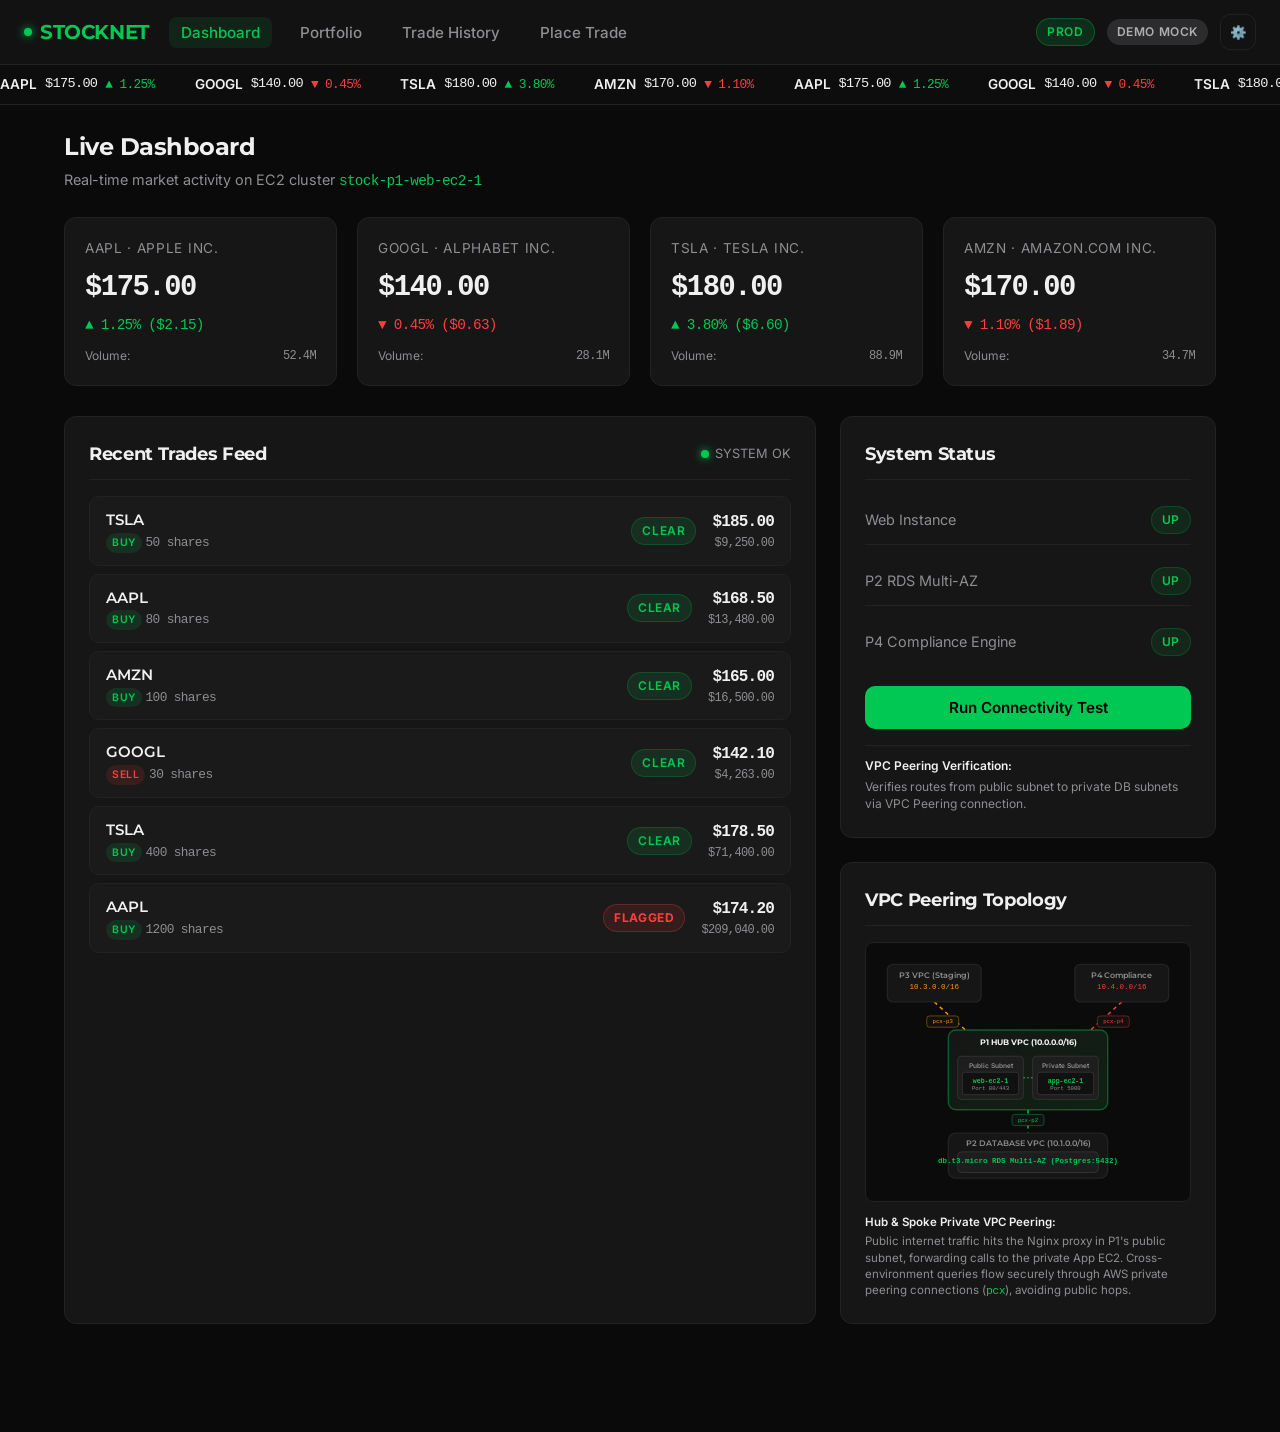
<file: index.html>
<!DOCTYPE html>
<html lang="en">
<head>
  <meta charset="UTF-8">
  <meta name="viewport" content="width=device-width, initial-scale=1.0">
  <title>StockNet — Decentralized Stock Trading Platform</title>
  <link rel="stylesheet" href="app.css">
</head>
<body>

  <!-- Dynamic Headers Injected by app.js -->
  <div id="navbar-placeholder"></div>
  <div id="ticker-placeholder"></div>

  <main class="container">
    <!-- Section Title -->
    <header style="margin-bottom: 24px;">
      <h2 style="font-family: var(--font-heading); margin-bottom: 4px;">Live Dashboard</h2>
      <p style="color: var(--text-muted); font-size: 0.9rem;">
        Real-time market activity on EC2 cluster <code class="mono" style="color: var(--green);">stock-p1-web-ec2-1</code>
      </p>
    </header>

    <!-- Market Overview Cards -->
    <section class="grid-market" id="market-overview-grid">
      <!-- AAPL Card -->
      <div class="card" id="card-AAPL">
        <div class="card-title">AAPL · Apple Inc.</div>
        <div class="card-value mono" id="price-AAPL">$175.00</div>
        <div class="card-change" id="change-AAPL">
          <span class="mono">--</span>
        </div>
        <div style="font-size: 0.75rem; color: var(--text-muted); margin-top: 10px; display: flex; justify-content: space-between;">
          <span>Volume:</span>
          <span class="mono" id="vol-AAPL">52.4M</span>
        </div>
      </div>

      <!-- GOOGL Card -->
      <div class="card" id="card-GOOGL">
        <div class="card-title">GOOGL · Alphabet Inc.</div>
        <div class="card-value mono" id="price-GOOGL">$140.00</div>
        <div class="card-change" id="change-GOOGL">
          <span class="mono">--</span>
        </div>
        <div style="font-size: 0.75rem; color: var(--text-muted); margin-top: 10px; display: flex; justify-content: space-between;">
          <span>Volume:</span>
          <span class="mono" id="vol-GOOGL">28.1M</span>
        </div>
      </div>

      <!-- TSLA Card -->
      <div class="card" id="card-TSLA">
        <div class="card-title">TSLA · Tesla Inc.</div>
        <div class="card-value mono" id="price-TSLA">$180.00</div>
        <div class="card-change" id="change-TSLA">
          <span class="mono">--</span>
        </div>
        <div style="font-size: 0.75rem; color: var(--text-muted); margin-top: 10px; display: flex; justify-content: space-between;">
          <span>Volume:</span>
          <span class="mono" id="vol-TSLA">88.9M</span>
        </div>
      </div>

      <!-- AMZN Card -->
      <div class="card" id="card-AMZN">
        <div class="card-title">AMZN · Amazon.com Inc.</div>
        <div class="card-value mono" id="price-AMZN">$170.00</div>
        <div class="card-change" id="change-AMZN">
          <span class="mono">--</span>
        </div>
        <div style="font-size: 0.75rem; color: var(--text-muted); margin-top: 10px; display: flex; justify-content: space-between;">
          <span>Volume:</span>
          <span class="mono" id="vol-AMZN">34.7M</span>
        </div>
      </div>
    </section>

    <!-- Main Grid Content -->
    <div class="grid-dashboard">
      <!-- Left Column: Recent Trades Feed -->
      <section class="panel">
        <div class="panel-header">
          <h3 class="panel-title" style="font-family: var(--font-heading);">Recent Trades Feed</h3>
          <span style="font-size: 0.8rem; color: var(--text-muted); display: flex; align-items: center; gap: 6px;">
            <span class="live-pulse"></span> SYSTEM OK
          </span>
        </div>
        <div class="feed-list" id="trades-feed">
          <!-- Dynamically Injected -->
          <div style="padding: 20px; text-align: center; color: var(--text-muted);">
            Retrieving recent trades logs...
          </div>
        </div>
      </section>

      <!-- Right Column: System Status & Topology Panel -->
      <aside style="display: flex; flex-direction: column; gap: 24px;">
        <!-- System Status Panel -->
        <section class="panel" style="margin-bottom: 0;">
          <div class="panel-header">
            <h3 class="panel-title" style="font-family: var(--font-heading);">System Status</h3>
          </div>
          <div class="status-list" style="margin-bottom: 20px;">
            <div class="status-item">
              <span class="status-label">Web Instance</span>
              <span class="badge badge-up">UP</span>
            </div>
            <div class="status-item">
              <span class="status-label">P2 RDS Multi-AZ</span>
              <span class="badge" id="rds-status-badge">CHECKING</span>
            </div>
            <div class="status-item">
              <span class="status-label">P4 Compliance Engine</span>
              <span class="badge" id="compliance-status-badge">CHECKING</span>
            </div>
          </div>

          <button id="btn-health-check" class="btn-primary">Run Connectivity Test</button>

          <div id="health-check-results" class="alert-banner" style="margin-top: 16px;">
            <div class="alert-title" id="health-title"></div>
            <div class="alert-desc" id="health-desc"></div>
          </div>

          <div style="font-size: 0.75rem; color: var(--text-muted); margin-top: 16px; border-top: 1px solid var(--border); padding-top: 12px; line-height: 1.4;">
            <span style="font-weight: 600; display: block; margin-bottom: 4px; color: var(--text-primary);">VPC Peering Verification:</span>
            Verifies routes from public subnet to private DB subnets via VPC Peering connection.
          </div>
        </section>

        <!-- VPC Network Topology SVG Card -->
        <section class="panel">
          <div class="panel-header">
            <h3 class="panel-title" style="font-family: var(--font-heading);">VPC Peering Topology</h3>
          </div>
          
          <div style="background-color: #0b0b0b; border: 1px solid var(--border); border-radius: 8px; padding: 12px; display: flex; justify-content: center; margin-bottom: 12px;">
            <svg viewBox="0 0 320 250" width="100%" height="auto" style="display: block;">
              <style>
                @keyframes flow-inbound {
                  to { stroke-dashoffset: 20; }
                }
                @keyframes flow-outbound {
                  to { stroke-dashoffset: -20; }
                }
                .peer-line {
                  stroke: #333333;
                  stroke-width: 1.5;
                  stroke-dasharray: 4 4;
                  fill: none;
                }
                .peer-line-active {
                  stroke: #00c853;
                  stroke-width: 1.5;
                  stroke-dasharray: 4 4;
                  fill: none;
                  animation: flow-outbound 1.2s linear infinite;
                }
                .vpc-border {
                  stroke: #222222;
                  stroke-width: 1.5;
                  fill: #161616;
                }
                .node-box {
                  stroke: #333333;
                  stroke-width: 1;
                  fill: #1e1e1e;
                }
              </style>
              
              <!-- Definitions for Gradients -->
              <defs>
                <linearGradient id="p1-grad" x1="0%" y1="0%" x2="100%" y2="100%">
                  <stop offset="0%" stop-color="#161616" />
                  <stop offset="100%" stop-color="#0e2314" />
                </linearGradient>
              </defs>

              <!-- VPC Peering Dotted Tunnels (Background Links) -->
              <!-- P3 to P1 Link -->
              <path d="M 60 50 L 110 95" class="peer-line-active" style="stroke: #ff9800; animation: flow-inbound 1.5s linear infinite;" />
              <!-- M4 to P1 Link (P4 Compliance Peering) -->
              <path d="M 260 50 L 210 95" class="peer-line-active" style="stroke: #ff3d3d; animation: flow-outbound 1.5s linear infinite;" />
              <!-- P1 to P2 Link -->
              <path d="M 160 165 L 160 190" class="peer-line-active" />

              <!-- VPC 3 Card (Top Left) -->
              <rect x="10" y="10" width="100" height="40" rx="6" class="vpc-border" />
              <text x="60" y="24" text-anchor="middle" fill="#8e8e93" font-size="8" font-family="var(--font-heading)" font-weight="600">P3 VPC (Staging)</text>
              <text x="60" y="36" text-anchor="middle" fill="#ff9800" font-size="8" font-family="var(--font-mono)">10.3.0.0/16</text>

              <!-- VPC 4 Card (Top Right) -->
              <rect x="210" y="10" width="100" height="40" rx="6" class="vpc-border" />
              <text x="260" y="24" text-anchor="middle" fill="#8e8e93" font-size="8" font-family="var(--font-heading)" font-weight="600">P4 Compliance</text>
              <text x="260" y="36" text-anchor="middle" fill="#ff3d3d" font-size="8" font-family="var(--font-mono)">10.4.0.0/16</text>

              <!-- VPC 1 Hub Card (Center) -->
              <rect x="75" y="80" width="170" height="85" rx="8" class="vpc-border" style="fill: url(#p1-grad); stroke: #00c853; stroke-opacity: 0.4;" />
              <text x="160" y="96" text-anchor="middle" fill="#f0f0f0" font-size="9" font-family="var(--font-heading)" font-weight="700">P1 HUB VPC (10.0.0.0/16)</text>
              
              <!-- Subnets inside P1 -->
              <!-- Public Subnet (Web EC2) -->
              <rect x="85" y="108" width="70" height="46" rx="4" class="node-box" />
              <text x="120" y="120" text-anchor="middle" fill="#8e8e93" font-size="7" font-weight="600">Public Subnet</text>
              <rect x="90" y="125" width="60" height="24" rx="3" fill="#111111" stroke="#333" />
              <text x="120" y="136" text-anchor="middle" fill="#00c853" font-size="7" font-family="var(--font-mono)" font-weight="600">web-ec2-1</text>
              <text x="120" y="144" text-anchor="middle" fill="#8e8e93" font-size="6" font-family="var(--font-mono)">Port 80/443</text>

              <!-- Private Subnet (App EC2) -->
              <rect x="165" y="108" width="70" height="46" rx="4" class="node-box" />
              <text x="200" y="120" text-anchor="middle" fill="#8e8e93" font-size="7" font-weight="600">Private Subnet</text>
              <rect x="170" y="125" width="60" height="24" rx="3" fill="#111111" stroke="#333" />
              <text x="200" y="136" text-anchor="middle" fill="#00c853" font-size="7" font-family="var(--font-mono)" font-weight="600">app-ec2-1</text>
              <text x="200" y="144" text-anchor="middle" fill="#8e8e93" font-size="6" font-family="var(--font-mono)">Port 5000</text>

              <!-- Local DB peering Tunnel -->
              <path d="M 155 131 L 165 131" stroke="#00c853" stroke-width="1" stroke-dasharray="2 2" fill="none" />

              <!-- VPC 2 Database Card (Bottom) -->
              <rect x="75" y="190" width="170" height="48" rx="8" class="vpc-border" />
              <text x="160" y="204" text-anchor="middle" fill="#8e8e93" font-size="8" font-family="var(--font-heading)" font-weight="600">P2 DATABASE VPC (10.1.0.0/16)</text>
              <rect x="85" y="210" width="150" height="22" rx="4" fill="#1e1e1e" stroke="#333" />
              <text x="160" y="222" text-anchor="middle" fill="#00c853" font-size="8" font-family="var(--font-mono)" font-weight="600">db.t3.micro RDS Multi-AZ (Postgres:5432)</text>

              <!-- VPC Peering Text Badges -->
              <rect x="52" y="65" width="34" height="12" rx="3" fill="#111111" stroke="#ff9800" stroke-opacity="0.4" />
              <text x="69" y="73" text-anchor="middle" fill="#ff9800" font-size="6" font-family="var(--font-mono)">pcx-p3</text>

              <rect x="234" y="65" width="34" height="12" rx="3" fill="#111111" stroke="#ff3d3d" stroke-opacity="0.4" />
              <text x="251" y="73" text-anchor="middle" fill="#ff3d3d" font-size="6" font-family="var(--font-mono)">pcx-p4</text>

              <rect x="143" y="170" width="34" height="12" rx="3" fill="#111111" stroke="#00c853" stroke-opacity="0.4" />
              <text x="160" y="178" text-anchor="middle" fill="#00c853" font-size="6" font-family="var(--font-mono)">pcx-p2</text>
            </svg>
          </div>

          <div style="font-size: 0.72rem; color: var(--text-muted); line-height: 1.4;">
            <span style="font-weight: 600; display: block; margin-bottom: 3px; color: var(--text-primary);">Hub & Spoke Private VPC Peering:</span>
            Public internet traffic hits the Nginx proxy in P1's public subnet, forwarding calls to the private App EC2. Cross-environment queries flow securely through AWS private peering connections (<code class="mono" style="color: var(--green);">pcx</code>), avoiding public hops.
          </div>
        </section>
      </aside>
    </div>
  </main>

  <script src="app.js"></script>
  <script>
    // Load dynamic data on Dashboard
    async function loadDashboardData() {
      try {
        const stocks = await apiRequest('/api/stocks');
        updateStocksCards(stocks);

        const trades = await apiRequest('/api/trades');
        updateTradesFeed(trades);

        // Run automated initial soft health check
        softHealthCheck();
      } catch (err) {
        console.error('Failed to load dashboard data', err);
      }
    }

    function updateStocksCards(stocks) {
      stocks.forEach(stock => {
        const priceEl = document.getElementById(`price-${stock.symbol}`);
        const changeEl = document.getElementById(`change-${stock.symbol}`);
        const volEl = document.getElementById(`vol-${stock.symbol}`);

        if (priceEl) priceEl.textContent = `$${stock.price.toFixed(2)}`;
        
        if (changeEl) {
          const isUp = stock.change >= 0;
          const sign = isUp ? '▲' : '▼';
          changeEl.className = `card-change ${isUp ? 'up' : 'down'}`;
          changeEl.innerHTML = `<span class="mono">${sign} ${Math.abs(stock.change).toFixed(2)}% ($${Math.abs(stock.changeVal).toFixed(2)})</span>`;
        }

        if (volEl) volEl.textContent = stock.volume;
      });
    }

    function updateTradesFeed(trades) {
      const feedEl = document.getElementById('trades-feed');
      if (!feedEl) return;

      if (!trades || trades.length === 0) {
        feedEl.innerHTML = `<div style="padding: 20px; text-align: center; color: var(--text-muted);">No executed trades found in Multi-AZ DB.</div>`;
        return;
      }

      // Display the last 10 trades
      const recentTrades = trades.slice(0, 10);
      let feedHtml = '';

      recentTrades.forEach(trade => {
        const sideClass = trade.side === 'BUY' ? 'badge-buy' : 'badge-sell';
        const complianceClass = trade.compliance_status === 'FLAGGED' ? 'badge-flagged' : 'badge-clear';
        const totalCost = trade.qty * trade.price;

        feedHtml += `
          <div class="feed-item">
            <div class="feed-details">
              <span class="feed-title" style="font-family: var(--font-heading);">${trade.symbol}</span>
              <span class="feed-subtitle">
                <span class="badge ${sideClass}" style="padding: 2px 6px; font-size: 0.65rem;">${trade.side}</span>
                <span class="mono">${trade.qty} shares</span>
              </span>
            </div>
            <div style="display: flex; align-items: center; gap: 16px;">
              <span class="badge ${complianceClass}">${trade.compliance_status}</span>
              <div class="feed-metric">
                <div class="feed-price mono">$${trade.price.toFixed(2)}</div>
                <div class="feed-time mono">$${totalCost.toLocaleString(undefined, {minimumFractionDigits:2, maximumFractionDigits:2})}</div>
              </div>
            </div>
          </div>
        `;
      });

      feedEl.innerHTML = feedHtml;
    }

    // Dynamic Hook: called by app.js price drift simulation
    function refreshDashboardPrices() {
      // Re-fetch local state and refresh UI elements
      if (config.apiMode === 'mock') {
        const mockStocks = Object.values(db.stocks);
        updateStocksCards(mockStocks);
      }
    }

    // Passive connectivity ping to check default badge states
    async function softHealthCheck() {
      const rdsBadge = document.getElementById('rds-status-badge');
      const compBadge = document.getElementById('compliance-status-badge');

      try {
        const res = await apiRequest('/api/health');
        if (res && res.status === 'UP') {
          rdsBadge.className = 'badge badge-up';
          rdsBadge.textContent = 'UP';
          compBadge.className = 'badge badge-up';
          compBadge.textContent = 'UP';
        } else {
          throw new Error('API down');
        }
      } catch (err) {
        rdsBadge.className = 'badge badge-down';
        rdsBadge.textContent = 'DOWN';
        compBadge.className = 'badge badge-down';
        compBadge.textContent = 'DOWN';
      }
    }

    // Active Health Connectivity Test Form Handler
    document.getElementById('btn-health-check').addEventListener('click', async () => {
      const btn = document.getElementById('btn-health-check');
      const resultsEl = document.getElementById('health-check-results');
      const titleEl = document.getElementById('health-title');
      const descEl = document.getElementById('health-desc');

      btn.disabled = true;
      btn.textContent = 'Pinging Node/Flask DB Connection...';
      resultsEl.style.display = 'none';

      try {
        const res = await apiRequest('/api/health');
        
        btn.disabled = false;
        btn.textContent = 'Run Connectivity Test';
        resultsEl.style.display = 'block';
        resultsEl.className = 'alert-banner alert-banner-success';

        titleEl.innerHTML = '⚡ VPC Peering Connectivity: SUCCESS';
        descEl.innerHTML = `
          <strong>Endpoint Status:</strong> UP (App tier at <code class="mono">${config.apiHost}</code>)<br>
          <strong>P2 RDS Central Database:</strong> ${res.rds_connectivity || 'CONNECTED'}<br>
          <strong>P4 Risk/Compliance Engine:</strong> ${res.compliance_engine || 'ACTIVE'}<br>
          <strong>VPC Context:</strong> Peered to P1 over Private AWS Peering (Active routes in ${config.env === 'PROD' ? '10.2.0.0/16' : '10.3.0.0/16'})
        `;

        document.getElementById('rds-status-badge').className = 'badge badge-up';
        document.getElementById('rds-status-badge').textContent = 'UP';
        document.getElementById('compliance-status-badge').className = 'badge badge-up';
        document.getElementById('compliance-status-badge').textContent = 'UP';

      } catch (err) {
        btn.disabled = false;
        btn.textContent = 'Run Connectivity Test';
        resultsEl.style.display = 'block';
        resultsEl.className = 'alert-banner alert-banner-warning';

        titleEl.innerHTML = '⚠️ Connectivity Test: OFFLINE';
        descEl.innerHTML = `
          <strong>Failed to fetch:</strong> <code class="mono">${config.apiHost}/api/health</code><br>
          <strong>Reason:</strong> Flask App Tier is unreachable. If running in production VPC, verify security groups allow inbound port 5000 from the web tier.<br><br>
          <em>* Note: You can toggle "Local Demo Mode" in the settings cog (top right) to test and review application behaviors offline.</em>
        `;

        document.getElementById('rds-status-badge').className = 'badge badge-down';
        document.getElementById('rds-status-badge').textContent = 'DOWN';
        document.getElementById('compliance-status-badge').className = 'badge badge-down';
        document.getElementById('compliance-status-badge').textContent = 'DOWN';
      }
    });

    // Initial Load
    document.addEventListener('DOMContentLoaded', loadDashboardData);
  </script>
</body>
</html>
</file>
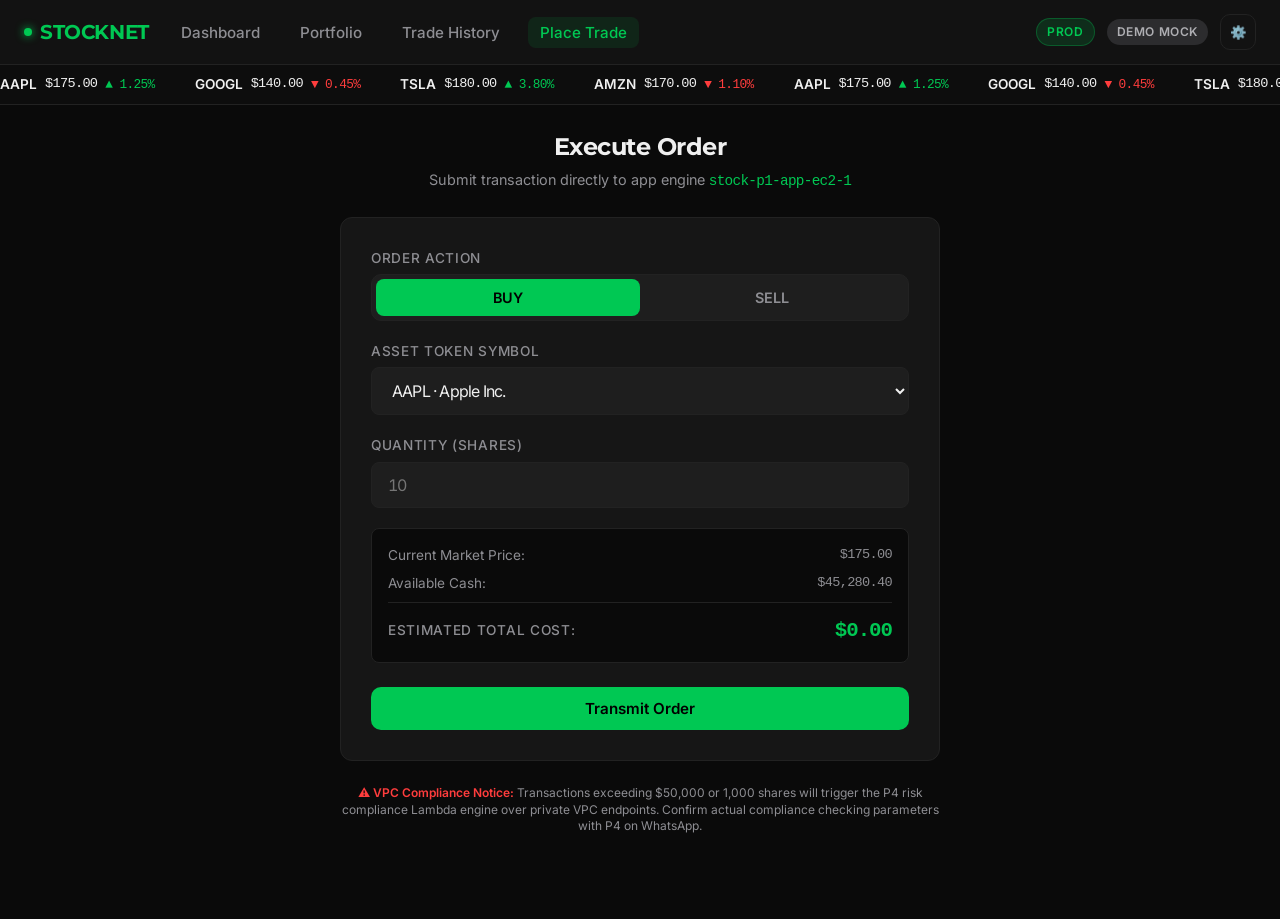
<file: place-trade.html>
<!DOCTYPE html>
<html lang="en">
<head>
  <meta charset="UTF-8">
  <meta name="viewport" content="width=device-width, initial-scale=1.0">
  <title>StockNet — Place Trade</title>
  <link rel="stylesheet" href="app.css">
</head>
<body>

  <!-- Dynamic Headers Injected by app.js -->
  <div id="navbar-placeholder"></div>
  <div id="ticker-placeholder"></div>

  <main class="container">
    <div style="max-width: 600px; margin: 0 auto;">
      <!-- Section Title -->
      <header style="margin-bottom: 24px; text-align: center;">
        <h2 style="font-family: var(--font-heading); margin-bottom: 4px;">Execute Order</h2>
        <p style="color: var(--text-muted); font-size: 0.9rem;">
          Submit transaction directly to app engine <code class="mono" style="color: var(--green);">stock-p1-app-ec2-1</code>
        </p>
      </header>

      <!-- Trading Form Panel -->
      <section class="panel" style="padding: 30px;">
        <form id="trade-form" onsubmit="handleTradeSubmit(event)">
          <!-- Segmented Side Controller (BUY/SELL) -->
          <div class="form-group">
            <label class="form-label">Order Action</label>
            <div class="segmented-control">
              <button type="button" class="segment-btn active buy" id="btn-side-buy">BUY</button>
              <button type="button" class="segment-btn" id="btn-side-sell">SELL</button>
            </div>
          </div>

          <!-- Stock Selection -->
          <div class="form-group">
            <label class="form-label" for="select-symbol">Asset Token Symbol</label>
            <select id="select-symbol" class="form-control mono" required>
              <option value="AAPL">AAPL · Apple Inc.</option>
              <option value="GOOGL">GOOGL · Alphabet Inc.</option>
              <option value="TSLA">TSLA · Tesla Inc.</option>
              <option value="AMZN">AMZN · Amazon.com Inc.</option>
            </select>
          </div>

          <!-- Quantity Input -->
          <div class="form-group">
            <label class="form-label" for="input-qty">Quantity (Shares)</label>
            <input type="number" id="input-qty" class="form-control mono" placeholder="10" min="1" step="1" required />
          </div>

          <!-- Invoice Summary -->
          <div style="background-color: var(--bg); border: 1px solid var(--border); border-radius: 8px; padding: 16px; margin-bottom: 24px;">
            <div style="display: flex; justify-content: space-between; font-size: 0.85rem; color: var(--text-muted); margin-bottom: 8px;">
              <span>Current Market Price:</span>
              <span class="mono" id="lbl-market-price">$0.00</span>
            </div>
            <div style="display: flex; justify-content: space-between; font-size: 0.85rem; color: var(--text-muted); margin-bottom: 12px; border-bottom: 1px solid var(--border); padding-bottom: 8px;">
              <span>Available Cash:</span>
              <span class="mono" id="lbl-wallet-cash">$0.00</span>
            </div>
            <div style="display: flex; justify-content: space-between; align-items: center;">
              <span class="form-label" style="margin-bottom: 0;">Estimated Total Cost:</span>
              <span class="mono" id="lbl-estimated-total" style="font-size: 1.3rem; font-weight: 700; color: var(--green);">$0.00</span>
            </div>
          </div>

          <!-- Submit Button -->
          <button type="submit" id="btn-submit-order" class="btn-primary">Transmit Order</button>
        </form>

        <!-- Compliance alerts block -->
        <div id="trade-alert-box" class="alert-banner">
          <div class="alert-title" id="trade-alert-title"></div>
          <div class="alert-desc" id="trade-alert-desc"></div>
        </div>
      </section>

      <!-- P4 Integration Note -->
      <footer style="margin-top: 20px; font-size: 0.75rem; color: var(--text-muted); line-height: 1.4; text-align: center;">
        <span style="color: var(--red); font-weight: 600;">⚠️ VPC Compliance Notice:</span>
        Transactions exceeding $50,000 or 1,000 shares will trigger the P4 risk compliance Lambda engine over private VPC endpoints. Confirm actual compliance checking parameters with P4 on WhatsApp.
      </footer>
    </div>
  </main>

  <script src="app.js"></script>
  <script>
    let currentSide = 'BUY';
    let activePrice = 0.00;

    // Load wallet balances and sync dropdown
    async function loadFormContext() {
      try {
        const portfolio = await apiRequest('/api/portfolio');
        document.getElementById('lbl-wallet-cash').textContent = `$${portfolio.cashBalance.toLocaleString(undefined, {minimumFractionDigits: 2, maximumFractionDigits: 2})}`;

        syncPrice();
      } catch (err) {
        console.error('Failed to load transaction context', err);
      }
    }

    async function syncPrice() {
      const symbol = document.getElementById('select-symbol').value;
      try {
        const stocks = await apiRequest('/api/stocks');
        const target = stocks.find(s => s.symbol === symbol);
        if (target) {
          activePrice = target.price;
          document.getElementById('lbl-market-price').textContent = `$${activePrice.toFixed(2)}`;
          updateEstimate();
        }
      } catch (err) {
        console.error('Failed to resolve stock price', err);
      }
    }

    function updateEstimate() {
      const qty = parseInt(document.getElementById('input-qty').value) || 0;
      const total = qty * activePrice;
      const totalEl = document.getElementById('lbl-estimated-total');

      totalEl.textContent = `$${total.toLocaleString(undefined, {minimumFractionDigits: 2, maximumFractionDigits: 2})}`;
      
      // Style color based on buy/sell action
      if (currentSide === 'BUY') {
        totalEl.style.color = 'var(--green)';
      } else {
        totalEl.style.color = 'var(--red)';
      }
    }

    // Segment buttons action hook
    document.getElementById('btn-side-buy').addEventListener('click', () => {
      currentSide = 'BUY';
      document.getElementById('btn-side-buy').classList.add('active');
      document.getElementById('btn-side-sell').classList.remove('active');
      const btn = document.getElementById('btn-submit-order');
      btn.className = 'btn-primary';
      btn.style.backgroundColor = ''; // clear SELL inline override
      btn.style.color = '';           // clear SELL inline override
      btn.textContent = 'Transmit Buy Order';
      updateEstimate();
    });

    document.getElementById('btn-side-sell').addEventListener('click', () => {
      currentSide = 'SELL';
      document.getElementById('btn-side-sell').classList.add('active', 'sell');
      document.getElementById('btn-side-buy').classList.remove('active');
      document.getElementById('btn-submit-order').className = 'btn-primary';
      document.getElementById('btn-submit-order').style.backgroundColor = 'var(--red)';
      document.getElementById('btn-submit-order').style.color = '#fff';
      document.getElementById('btn-submit-order').textContent = 'Transmit Sell Order';
      updateEstimate();
    });

    document.getElementById('select-symbol').addEventListener('change', syncPrice);
    document.getElementById('input-qty').addEventListener('input', updateEstimate);

    // Form submission processing
    async function handleTradeSubmit(e) {
      e.preventDefault();
      
      const symbol = document.getElementById('select-symbol').value;
      const qty = parseInt(document.getElementById('input-qty').value);
      const btn = document.getElementById('btn-submit-order');
      const alertBox = document.getElementById('trade-alert-box');
      const alertTitle = document.getElementById('trade-alert-title');
      const alertDesc = document.getElementById('trade-alert-desc');

      if (!qty || qty <= 0) return;

      btn.disabled = true;
      btn.textContent = 'Transmitting order through VPC Hub...';
      alertBox.style.display = 'none';

      try {
        const orderData = { symbol, side: currentSide, qty };
        const response = await apiRequest('/api/trade', 'POST', orderData);

        btn.disabled = false;
        btn.textContent = currentSide === 'BUY' ? 'Transmit Buy Order' : 'Transmit Sell Order';
        
        if (response.success) {
          alertBox.style.display = 'block';
          
          if (response.compliance_status === 'FLAGGED') {
            alertBox.className = 'alert-banner alert-banner-warning';
            alertTitle.innerHTML = '⚠️ COMPLIANCE RISK ALERT (P4 Lambda Triggered)';
            alertDesc.innerHTML = `
              <strong>Status:</strong> ${response.message}<br>
              <strong>Order ID:</strong> #${response.trade.id}<br>
              <strong>Compliance Badge:</strong> <span class="badge badge-flagged">${response.compliance_status}</span><br><br>
              <em>* Notice: This order exceeds either $50,000 or 1,000 shares. P4's compliance rule flagged this for auditing. Confirm actual thresholds with P4 on WhatsApp.</em>
            `;
          } else {
            alertBox.className = 'alert-banner alert-banner-success';
            alertTitle.innerHTML = '⚡ Order Filled & Logged';
            alertDesc.innerHTML = `
              <strong>Status:</strong> Order successfully filed in Multi-AZ central RDS.<br>
              <strong>Order ID:</strong> #${response.trade.id}<br>
              <strong>Compliance Badge:</strong> <span class="badge badge-clear">${response.compliance_status}</span><br>
              <strong>Summary:</strong> ${currentSide} ${qty} shares of ${symbol} at $${response.trade.price.toFixed(2)} each.
            `;
          }

          // Reset inputs and reload balance summary
          document.getElementById('input-qty').value = '';
          loadFormContext();

        } else {
          // Transaction logic fail
          alertBox.style.display = 'block';
          alertBox.className = 'alert-banner alert-banner-warning';
          alertTitle.innerHTML = '❌ Order Transmit Error';
          alertDesc.innerHTML = `
            <strong>Reason:</strong> ${response.error}<br>
            <strong>Status:</strong> Transaction rejected by app tier validation engine.
          `;
        }

      } catch (err) {
        btn.disabled = false;
        btn.textContent = currentSide === 'BUY' ? 'Transmit Buy Order' : 'Transmit Sell Order';
        alertBox.style.display = 'block';
        alertBox.className = 'alert-banner alert-banner-warning';
        alertTitle.innerHTML = '⚠️ Node Connection Timeout';
        alertDesc.innerHTML = `
          <strong>Endpoint unreachable:</strong> <code class="mono">${config.apiHost}/api/trade</code><br>
          <strong>Description:</strong> Failed to post trade transaction. If running in live environment, ensure App Tier port 5000 is open in security groups to the Web Tier.<br><br>
          <em>* Note: You can switch to "Local Demo Mode" using the settings gear to simulate trading operations locally.</em>
        `;
      }
    }

    // Dynamic Hook: called by app.js price drift simulation
    function refreshDashboardPrices() {
      if (config.apiMode === 'mock') {
        syncPrice();
      }
    }

    // Initial load
    document.addEventListener('DOMContentLoaded', loadFormContext);
  </script>
</body>
</html>
</file>
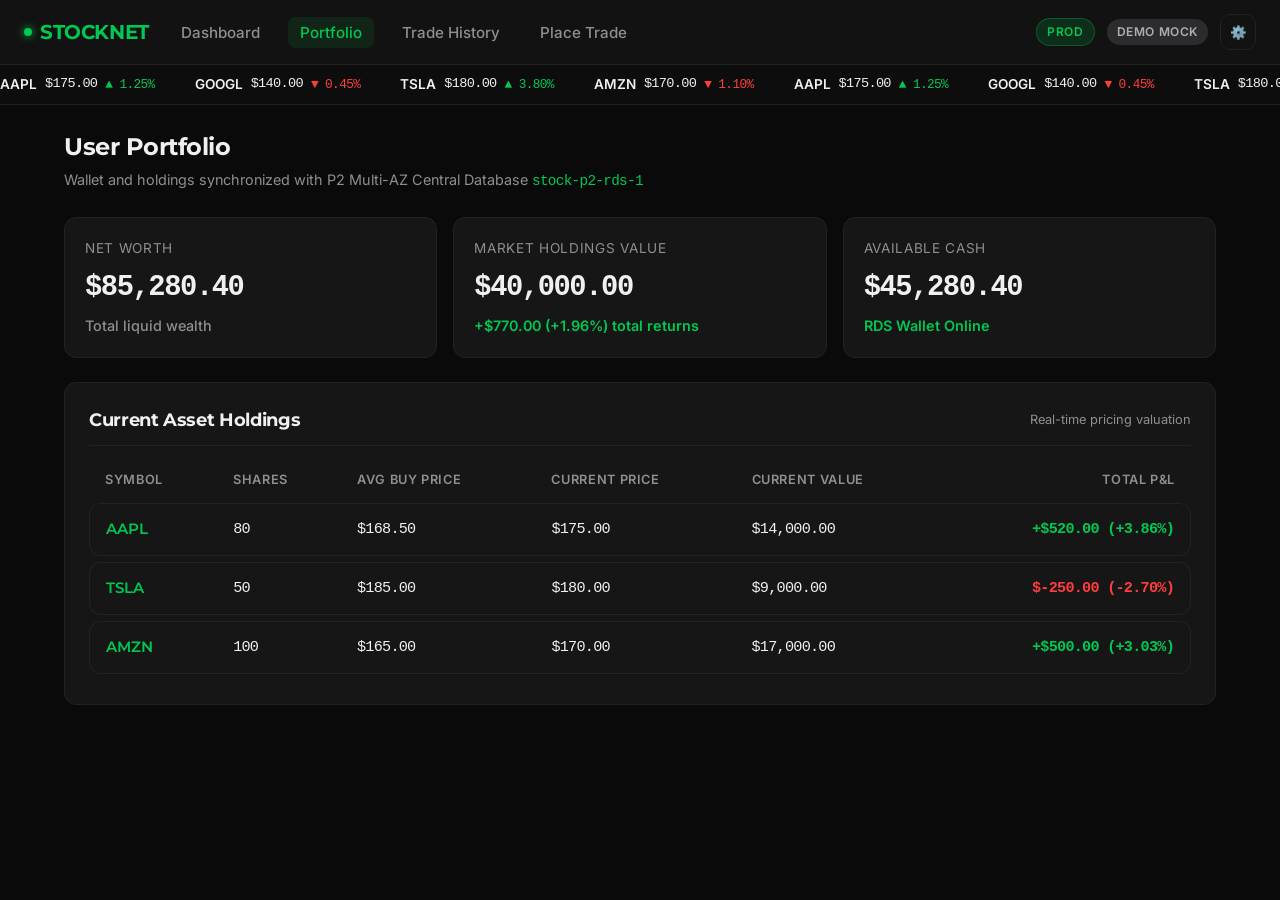
<file: portfolio.html>
<!DOCTYPE html>
<html lang="en">
<head>
  <meta charset="UTF-8">
  <meta name="viewport" content="width=device-width, initial-scale=1.0">
  <title>StockNet — Portfolio</title>
  <link rel="stylesheet" href="app.css">
</head>
<body>

  <!-- Dynamic Headers Injected by app.js -->
  <div id="navbar-placeholder"></div>
  <div id="ticker-placeholder"></div>

  <main class="container">
    <!-- Section Title -->
    <header style="margin-bottom: 24px;">
      <h2 style="font-family: var(--font-heading); margin-bottom: 4px;">User Portfolio</h2>
      <p style="color: var(--text-muted); font-size: 0.9rem;">
        Wallet and holdings synchronized with P2 Multi-AZ Central Database <code class="mono" style="color: var(--green);">stock-p2-rds-1</code>
      </p>
    </header>

    <!-- Portfolio Summary Tiles -->
    <section class="grid-summary">
      <div class="card">
        <div class="card-title">Net Worth</div>
        <div class="card-value mono" id="val-net-worth">$0.00</div>
        <div class="card-change" id="lbl-net-worth-desc">
          <span style="color: var(--text-muted);">Total liquid wealth</span>
        </div>
      </div>
      <div class="card">
        <div class="card-title">Market Holdings Value</div>
        <div class="card-value mono" id="val-holdings-total">$0.00</div>
        <div class="card-change" id="lbl-holdings-pnl">
          <span style="color: var(--text-muted);">Calculated value of active shares</span>
        </div>
      </div>
      <div class="card">
        <div class="card-title">Available Cash</div>
        <div class="card-value mono" id="val-cash-balance">$0.00</div>
        <div class="card-change">
          <span style="color: var(--green); font-weight: 600;">RDS Wallet Online</span>
        </div>
      </div>
    </section>

    <!-- Holdings Table Section -->
    <section class="panel">
      <div class="panel-header">
        <h3 class="panel-title" style="font-family: var(--font-heading);">Current Asset Holdings</h3>
        <span style="font-size: 0.8rem; color: var(--text-muted);">Real-time pricing valuation</span>
      </div>
      
      <div class="table-container">
        <table>
          <thead>
            <tr>
              <th>Symbol</th>
              <th>Shares</th>
              <th>Avg Buy Price</th>
              <th>Current Price</th>
              <th>Current Value</th>
              <th style="text-align: right;">Total P&L</th>
            </tr>
          </thead>
          <tbody id="holdings-table-body">
            <tr>
              <td colspan="6" style="text-align: center; color: var(--text-muted); padding: 30px;">
                Synchronizing portfolio statement...
              </td>
            </tr>
          </tbody>
        </table>
      </div>
    </section>
  </main>

  <script src="app.js"></script>
  <script>
    // Fetch and render portfolio details
    async function loadPortfolio() {
      try {
        const portfolio = await apiRequest('/api/portfolio');
        renderPortfolio(portfolio);
      } catch (err) {
        console.error('Failed to load portfolio details', err);
      }
    }

    function renderPortfolio(data) {
      // 1. Update Metrics Cards
      document.getElementById('val-net-worth').textContent = `$${data.netWorth.toLocaleString(undefined, {minimumFractionDigits: 2, maximumFractionDigits: 2})}`;
      document.getElementById('val-holdings-total').textContent = `$${data.totalPortfolioValue.toLocaleString(undefined, {minimumFractionDigits: 2, maximumFractionDigits: 2})}`;
      document.getElementById('val-cash-balance').textContent = `$${data.cashBalance.toLocaleString(undefined, {minimumFractionDigits: 2, maximumFractionDigits: 2})}`;

      // 2. Render Holdings Table
      const tableBody = document.getElementById('holdings-table-body');
      if (!tableBody) return;

      if (!data.holdings || data.holdings.length === 0) {
        tableBody.innerHTML = `
          <tr>
            <td colspan="6" style="text-align: center; color: var(--text-muted); padding: 30px;">
              You do not own any stocks yet. Go to <a href="place-trade.html" style="color: var(--green); text-decoration: none; font-weight: 500;">Place Trade</a> to get started.
            </td>
          </tr>
        `;
        return;
      }

      let holdingsHtml = '';
      let totalPnl = 0;
      let totalCost = 0;

      data.holdings.forEach(h => {
        const isUp = h.pnlVal >= 0;
        const sign = isUp ? '+' : '';
        const colorClass = isUp ? 'up' : 'down';
        totalPnl += h.pnlVal;
        totalCost += h.shares * h.avgBuyPrice;

        holdingsHtml += `
          <tr>
            <td style="font-family: var(--font-heading); font-weight: 600; color: var(--green);">${h.symbol}</td>
            <td class="mono">${h.shares}</td>
            <td class="mono">$${h.avgBuyPrice.toFixed(2)}</td>
            <td class="mono" id="row-price-${h.symbol}">$${h.currentPrice.toFixed(2)}</td>
            <td class="mono" id="row-val-${h.symbol}">$${h.currentValue.toLocaleString(undefined, {minimumFractionDigits: 2, maximumFractionDigits: 2})}</td>
            <td class="mono ${colorClass}" id="row-pnl-${h.symbol}" style="text-align: right; font-weight: 600;">
              ${sign}$${h.pnlVal.toLocaleString(undefined, {minimumFractionDigits: 2, maximumFractionDigits: 2})} (${sign}${h.pnlPct.toFixed(2)}%)
            </td>
          </tr>
        `;
      });

      tableBody.innerHTML = holdingsHtml;

      // Update global P&L subtitle label under market holdings value card
      const pnlLabel = document.getElementById('lbl-holdings-pnl');
      if (pnlLabel) {
        const totalPnlPct = totalCost > 0 ? (totalPnl / totalCost) * 100 : 0;
        const isUp = totalPnl >= 0;
        const sign = isUp ? '+' : '';
        const colorClass = isUp ? 'up' : 'down';
        pnlLabel.innerHTML = `<span class="${colorClass}" style="font-weight: 600;">${sign}$${totalPnl.toLocaleString(undefined, {minimumFractionDigits: 2, maximumFractionDigits: 2})} (${sign}${totalPnlPct.toFixed(2)}%) total returns</span>`;
      }
    }

    // Dynamic Hook: called by app.js price drift simulation
    function refreshDashboardPrices() {
      // For local mock mode, we trigger a re-render to keep holdings calculations in perfect sync
      if (config.apiMode === 'mock') {
        loadPortfolio();
      }
    }

    // Initial load
    document.addEventListener('DOMContentLoaded', loadPortfolio);
  </script>
</body>
</html>
</file>
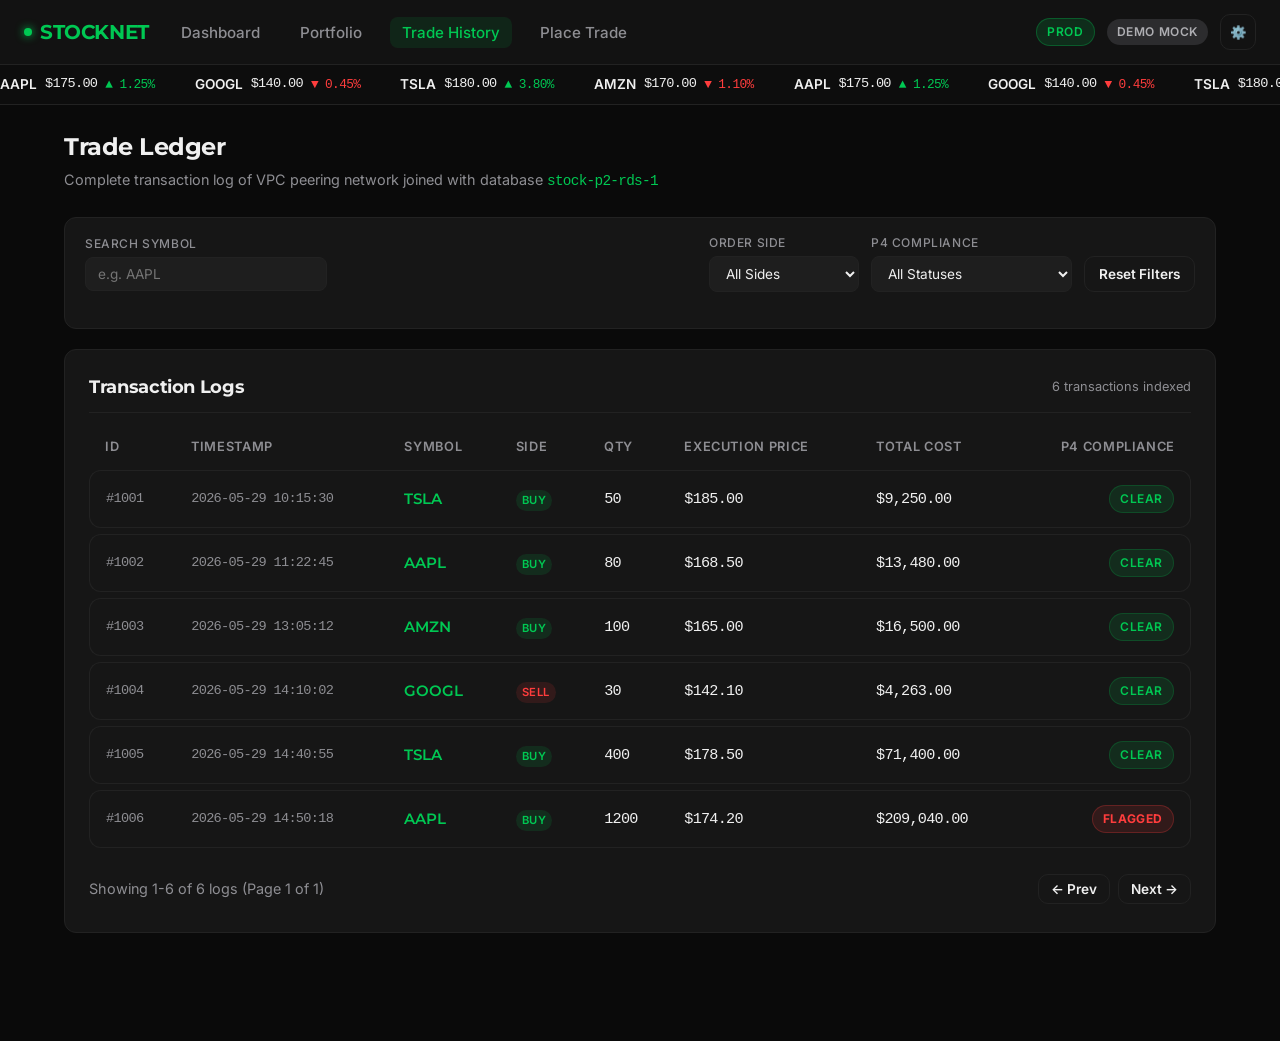
<file: trades.html>
<!DOCTYPE html>
<html lang="en">
<head>
  <meta charset="UTF-8">
  <meta name="viewport" content="width=device-width, initial-scale=1.0">
  <title>StockNet — Trade History</title>
  <link rel="stylesheet" href="app.css">
</head>
<body>

  <!-- Dynamic Headers Injected by app.js -->
  <div id="navbar-placeholder"></div>
  <div id="ticker-placeholder"></div>

  <main class="container">
    <!-- Section Title -->
    <header style="margin-bottom: 24px;">
      <h2 style="font-family: var(--font-heading); margin-bottom: 4px;">Trade Ledger</h2>
      <p style="color: var(--text-muted); font-size: 0.9rem;">
        Complete transaction log of VPC peering network joined with database <code class="mono" style="color: var(--green);">stock-p2-rds-1</code>
      </p>
    </header>

    <!-- Filters Panel -->
    <section class="panel" style="padding: 16px 20px; margin-bottom: 20px;">
      <div class="filter-bar">
        <div style="flex: 1; min-width: 160px;">
          <label class="form-label" style="font-size: 0.75rem; margin-bottom: 4px;">Search Symbol</label>
          <input type="text" id="filter-symbol" class="form-control" placeholder="e.g. AAPL" style="padding: 8px 12px; font-size: 0.85rem;" />
        </div>
        
        <div style="min-width: 140px;">
          <label class="form-label" style="font-size: 0.75rem; margin-bottom: 4px;">Order Side</label>
          <select id="filter-side" class="form-control" style="padding: 8px 12px; font-size: 0.85rem;">
            <option value="ALL">All Sides</option>
            <option value="BUY">BUY Only</option>
            <option value="SELL">SELL Only</option>
          </select>
        </div>

        <div style="min-width: 160px;">
          <label class="form-label" style="font-size: 0.75rem; margin-bottom: 4px;">P4 Compliance</label>
          <select id="filter-compliance" class="form-control" style="padding: 8px 12px; font-size: 0.85rem;">
            <option value="ALL">All Statuses</option>
            <option value="CLEAR">CLEAR Badge</option>
            <option value="FLAGGED">FLAGGED Engine Badge</option>
          </select>
        </div>

        <div style="align-self: flex-end; height: 36px; display: flex; align-items: center; margin-top: 14px;">
          <button id="btn-reset-filters" class="btn-secondary" style="padding: 6px 14px; font-size: 0.85rem; height: 100%;">
            Reset Filters
          </button>
        </div>
      </div>
    </section>

    <!-- Trades Table Section -->
    <section class="panel">
      <div class="panel-header">
        <h3 class="panel-title" style="font-family: var(--font-heading);">Transaction Logs</h3>
        <span id="ledger-count-label" style="font-size: 0.8rem; color: var(--text-muted);">0 transactions found</span>
      </div>

      <div class="table-container">
        <table>
          <thead>
            <tr>
              <th>ID</th>
              <th>Timestamp</th>
              <th>Symbol</th>
              <th>Side</th>
              <th>Qty</th>
              <th>Execution Price</th>
              <th>Total Cost</th>
              <th style="text-align: right;">P4 Compliance</th>
            </tr>
          </thead>
          <tbody id="trades-table-body">
            <tr>
              <td colspan="8" style="text-align: center; color: var(--text-muted); padding: 30px;">
                Synchronizing trade ledger indexes...
              </td>
            </tr>
          </tbody>
        </table>
      </div>

      <!-- Pagination Footer -->
      <footer class="pagination">
        <div class="page-info" id="pagination-info">
          Showing 0-0 of 0 transactions
        </div>
        <div class="page-controls">
          <button id="btn-prev-page" class="btn-secondary" style="padding: 6px 12px; font-size: 0.85rem;">&larr; Prev</button>
          <button id="btn-next-page" class="btn-secondary" style="padding: 6px 12px; font-size: 0.85rem;">Next &rarr;</button>
        </div>
      </footer>
    </section>
  </main>

  <script src="app.js"></script>
  <script>
    // Component Pagination State
    let allTrades = [];
    let filteredTrades = [];
    let currentPage = 1;
    const itemsPerPage = 20;

    async function loadTrades() {
      try {
        allTrades = await apiRequest('/api/trades');
        applyFilters();
      } catch (err) {
        console.error('Failed to load trade ledger', err);
      }
    }

    function applyFilters() {
      const symFilter = document.getElementById('filter-symbol').value.trim().toUpperCase();
      const sideFilter = document.getElementById('filter-side').value;
      const compFilter = document.getElementById('filter-compliance').value;

      filteredTrades = allTrades.filter(t => {
        // Symbol Match
        if (symFilter && !t.symbol.toUpperCase().includes(symFilter)) {
          return false;
        }
        // Side Match
        if (sideFilter !== 'ALL' && t.side !== sideFilter) {
          return false;
        }
        // Compliance Match
        if (compFilter !== 'ALL' && t.compliance_status !== compFilter) {
          return false;
        }
        return true;
      });

      currentPage = 1; // reset page when filters change
      renderTable();
    }

    function renderTable() {
      const tableBody = document.getElementById('trades-table-body');
      const countLabel = document.getElementById('ledger-count-label');
      const prevBtn = document.getElementById('btn-prev-page');
      const nextBtn = document.getElementById('btn-next-page');
      const pageInfo = document.getElementById('pagination-info');

      if (!tableBody) return;

      countLabel.textContent = `${filteredTrades.length} transaction${filteredTrades.length === 1 ? '' : 's'} indexed`;

      if (filteredTrades.length === 0) {
        tableBody.innerHTML = `
          <tr>
            <td colspan="8" style="text-align: center; color: var(--text-muted); padding: 30px;">
              No transactions matching the selected filters found in the database.
            </td>
          </tr>
        `;
        prevBtn.disabled = true;
        nextBtn.disabled = true;
        pageInfo.textContent = 'Showing 0-0 of 0 logs';
        return;
      }

      // Pagination math
      const totalPages = Math.ceil(filteredTrades.length / itemsPerPage);
      if (currentPage < 1) currentPage = 1;
      if (currentPage > totalPages) currentPage = totalPages;

      const startIndex = (currentPage - 1) * itemsPerPage;
      const endIndex = Math.min(startIndex + itemsPerPage, filteredTrades.length);
      const paginatedItems = filteredTrades.slice(startIndex, endIndex);

      let tableHtml = '';
      paginatedItems.forEach(t => {
        const sideClass = t.side === 'BUY' ? 'badge-buy' : 'badge-sell';
        const complianceClass = t.compliance_status === 'FLAGGED' ? 'badge-flagged' : 'badge-clear';
        const cost = t.qty * t.price;

        tableHtml += `
          <tr>
            <td class="mono" style="color: var(--text-muted); font-size: 0.85rem;">#${t.id}</td>
            <td class="mono" style="font-size: 0.85rem; color: var(--text-muted);">${t.timestamp}</td>
            <td style="font-family: var(--font-heading); font-weight: 600; color: var(--green);">${t.symbol}</td>
            <td><span class="badge ${sideClass}" style="padding: 2px 6px; font-size: 0.7rem;">${t.side}</span></td>
            <td class="mono">${t.qty}</td>
            <td class="mono">$${t.price.toFixed(2)}</td>
            <td class="mono">$${cost.toLocaleString(undefined, {minimumFractionDigits: 2, maximumFractionDigits: 2})}</td>
            <td style="text-align: right;"><span class="badge ${complianceClass}">${t.compliance_status}</span></td>
          </tr>
        `;
      });

      tableBody.innerHTML = tableHtml;

      // Update pagination control elements
      pageInfo.textContent = `Showing ${startIndex + 1}-${endIndex} of ${filteredTrades.length} logs (Page ${currentPage} of ${totalPages})`;
      prevBtn.disabled = currentPage === 1;
      nextBtn.disabled = currentPage === totalPages || totalPages === 0;
    }

    // Attach filter event handlers
    document.getElementById('filter-symbol').addEventListener('input', applyFilters);
    document.getElementById('filter-side').addEventListener('change', applyFilters);
    document.getElementById('filter-compliance').addEventListener('change', applyFilters);
    
    document.getElementById('btn-reset-filters').addEventListener('click', () => {
      document.getElementById('filter-symbol').value = '';
      document.getElementById('filter-side').value = 'ALL';
      document.getElementById('filter-compliance').value = 'ALL';
      applyFilters();
    });

    // Pagination events
    document.getElementById('btn-prev-page').addEventListener('click', () => {
      if (currentPage > 1) {
        currentPage--;
        renderTable();
      }
    });

    document.getElementById('btn-next-page').addEventListener('click', () => {
      const totalPages = Math.ceil(filteredTrades.length / itemsPerPage);
      if (currentPage < totalPages) {
        currentPage++;
        renderTable();
      }
    });

    // Initial Load
    document.addEventListener('DOMContentLoaded', loadTrades);
  </script>
</body>
</html>
</file>
<file: app.css>
@import url('https://fonts.googleapis.com/css2?family=Inter:wght@400;500;600;700&family=Montserrat:wght@600;700;800&display=swap');

:root {
  --bg: #0a0a0a;
  --surface: #161616;
  --border: #222222;
  --green: #00c853;
  --green-dim: #00873a;
  --red: #ff3d3d;
  --red-dim: #c40000;
  --text-primary: #f0f0f0;
  --text-muted: #8e8e93;
  --input-bg: #1e1e1e;
  
  --font-body: 'Inter', -apple-system, BlinkMacSystemFont, 'Segoe UI', Roboto, sans-serif;
  --font-heading: 'Montserrat', sans-serif;
  --font-mono: 'SFMono-Regular', Consolas, 'Liberation Mono', Menlo, Courier, monospace;
}

* {
  box-sizing: border-box;
  margin: 0;
  padding: 0;
}

body {
  background-color: var(--bg);
  color: var(--text-primary);
  font-family: var(--font-body);
  -webkit-font-smoothing: antialiased;
  -moz-osx-font-smoothing: grayscale;
  line-height: 1.5;
  padding-bottom: 60px;
}

/* Typography */
h1, h2, h3, h4, h5, h6, .brand-logo {
  font-family: var(--font-heading);
  font-weight: 700;
  letter-spacing: -0.02em;
}

.mono {
  font-family: var(--font-mono);
  font-variant-numeric: tabular-nums;
  letter-spacing: -0.05em;
}

/* Glassmorphism Navbar */
.navbar {
  position: sticky;
  top: 0;
  z-index: 1000;
  background: rgba(22, 22, 22, 0.75);
  backdrop-filter: blur(20px);
  -webkit-backdrop-filter: blur(20px);
  border-bottom: 1px solid var(--border);
  padding: 14px 24px;
  display: flex;
  justify-content: space-between;
  align-items: center;
}

.nav-left {
  display: flex;
  align-items: center;
  gap: 20px;
}

.brand-logo {
  font-size: 1.25rem;
  color: var(--green);
  text-decoration: none;
  display: flex;
  align-items: center;
  gap: 8px;
  transition: all 0.2s ease;
}

.brand-logo:active {
  transform: scale(0.97);
}

.nav-links {
  display: flex;
  gap: 16px;
  list-style: none;
}

.nav-links a {
  color: var(--text-muted);
  text-decoration: none;
  font-size: 0.95rem;
  font-weight: 500;
  padding: 6px 12px;
  border-radius: 8px;
  transition: all 0.2s ease;
}

.nav-links a:hover {
  color: var(--text-primary);
  background-color: rgba(255, 255, 255, 0.05);
}

.nav-links a.active {
  color: var(--green);
  background-color: rgba(0, 200, 83, 0.1);
}

.nav-right {
  display: flex;
  align-items: center;
  gap: 12px;
}

/* Badges */
.badge {
  display: inline-flex;
  align-items: center;
  justify-content: center;
  font-size: 0.75rem;
  font-weight: 600;
  padding: 4px 10px;
  border-radius: 20px;
  text-transform: uppercase;
  letter-spacing: 0.05em;
  transition: all 0.2s ease;
}

.badge-prod {
  background-color: rgba(0, 200, 83, 0.15);
  color: var(--green);
  border: 1px solid rgba(0, 200, 83, 0.3);
}

.badge-staging {
  background-color: rgba(255, 152, 0, 0.15);
  color: #ff9800;
  border: 1px solid rgba(255, 152, 0, 0.3);
}

.badge-up {
  background-color: rgba(0, 200, 83, 0.1);
  color: var(--green);
  border: 1px solid rgba(0, 200, 83, 0.2);
}

.badge-down {
  background-color: rgba(255, 61, 61, 0.15);
  color: var(--red);
  border: 1px solid rgba(255, 61, 61, 0.3);
}

.badge-buy {
  background-color: rgba(0, 200, 83, 0.12);
  color: var(--green);
}

.badge-sell {
  background-color: rgba(255, 61, 61, 0.12);
  color: var(--red);
}

.badge-clear {
  background-color: rgba(0, 200, 83, 0.12);
  color: var(--green);
  border: 1px solid rgba(0, 200, 83, 0.2);
}

.badge-flagged {
  background-color: rgba(255, 61, 61, 0.12);
  color: var(--red);
  border: 1px solid rgba(255, 61, 61, 0.25);
  font-weight: 700;
}

/* Control Buttons & Settings */
.btn-icon {
  background: none;
  border: 1px solid var(--border);
  color: var(--text-muted);
  width: 36px;
  height: 36px;
  border-radius: 10px;
  display: flex;
  align-items: center;
  justify-content: center;
  cursor: pointer;
  transition: all 0.2s ease;
}

.btn-icon:hover {
  color: var(--text-primary);
  background-color: var(--surface);
  border-color: var(--text-muted);
}

.btn-icon:active {
  transform: scale(0.97);
}

/* Scrolling Ticker */
.ticker-container {
  background-color: #0d0d0d;
  border-bottom: 1px solid var(--border);
  overflow: hidden;
  position: relative;
  height: 40px;
  display: flex;
  align-items: center;
}

.ticker-wrap {
  width: 100%;
  display: flex;
}

.ticker {
  display: flex;
  white-space: nowrap;
  animation: ticker-slide 30s linear infinite;
  gap: 40px;
  padding-right: 40px;
}

.ticker-item {
  display: inline-flex;
  align-items: center;
  gap: 8px;
  font-size: 0.85rem;
  font-weight: 500;
}

.ticker-symbol {
  color: var(--text-primary);
  font-weight: 600;
}

.ticker-price {
  font-family: var(--font-mono);
}

.ticker-change {
  font-family: var(--font-mono);
  font-size: 0.8rem;
  display: inline-flex;
  align-items: center;
}

@keyframes ticker-slide {
  0% { transform: translate3d(0, 0, 0); }
  100% { transform: translate3d(-50%, 0, 0); }
}

/* Grid & Layout System */
.container {
  max-width: 1200px;
  margin: 0 auto;
  padding: 24px;
}

.grid-market {
  display: grid;
  grid-template-columns: repeat(auto-fit, minmax(240px, 1fr));
  gap: 20px;
  margin-bottom: 30px;
}

.grid-dashboard {
  display: grid;
  grid-template-columns: 2fr 1fr;
  gap: 24px;
}

@media (max-width: 900px) {
  .grid-dashboard {
    grid-template-columns: 1fr;
  }
}

/* Cards & Panels */
.card {
  background-color: var(--surface);
  border: 1px solid var(--border);
  border-radius: 12px;
  padding: 20px;
  transition: all 0.2s ease;
}

.card:hover {
  border-color: #333333;
}

.card-title {
  font-size: 0.85rem;
  text-transform: uppercase;
  color: var(--text-muted);
  letter-spacing: 0.05em;
  margin-bottom: 8px;
}

.card-value {
  font-family: var(--font-mono);
  font-size: 1.8rem;
  font-weight: 700;
  margin-bottom: 6px;
}

.card-change {
  font-size: 0.9rem;
  font-weight: 500;
  display: flex;
  align-items: center;
  gap: 4px;
}

.panel {
  background-color: var(--surface);
  border: 1px solid var(--border);
  border-radius: 12px;
  padding: 24px;
  margin-bottom: 24px;
}

.panel-header {
  display: flex;
  justify-content: space-between;
  align-items: center;
  margin-bottom: 16px;
  border-bottom: 1px solid var(--border);
  padding-bottom: 12px;
}

.panel-title {
  font-size: 1.1rem;
  color: var(--text-primary);
}

/* Dynamic Colors */
.up {
  color: var(--green) !important;
}

.down {
  color: var(--red) !important;
}

/* Tables (iOS separated list-row style) */
.table-container {
  overflow-x: auto;
}

table {
  width: 100%;
  border-collapse: separate;
  border-spacing: 0 6px; /* signature iOS spacing */
  margin-top: -6px;
}

th {
  text-align: left;
  padding: 8px 16px;
  color: var(--text-muted);
  font-size: 0.8rem;
  text-transform: uppercase;
  letter-spacing: 0.05em;
  font-weight: 600;
}

td {
  background-color: var(--surface);
  padding: 14px 16px;
  border-top: 1px solid var(--border);
  border-bottom: 1px solid var(--border);
  font-size: 0.95rem;
  color: var(--text-primary);
  transition: all 0.2s ease;
}

tr td:first-child {
  border-left: 1px solid var(--border);
  border-top-left-radius: 12px;
  border-bottom-left-radius: 12px;
}

tr td:last-child {
  border-right: 1px solid var(--border);
  border-top-right-radius: 12px;
  border-bottom-right-radius: 12px;
}

tr:hover td {
  border-color: #333333;
  background-color: #1e1e1e;
}

/* Feed lists */
.feed-list {
  display: flex;
  flex-direction: column;
  gap: 8px;
  max-height: 480px;
  overflow-y: auto;
}

.feed-item {
  background-color: #1a1a1a;
  border: 1px solid var(--border);
  border-radius: 10px;
  padding: 12px 16px;
  display: flex;
  justify-content: space-between;
  align-items: center;
  transition: all 0.2s ease;
}

.feed-item:hover {
  border-color: #333333;
  background-color: #222222;
}

.feed-details {
  display: flex;
  flex-direction: column;
}

.feed-title {
  font-weight: 600;
  font-size: 0.95rem;
}

.feed-subtitle {
  font-size: 0.8rem;
  color: var(--text-muted);
}

.feed-metric {
  text-align: right;
}

.feed-price {
  font-family: var(--font-mono);
  font-weight: 600;
}

.feed-time {
  font-size: 0.75rem;
  color: var(--text-muted);
}

/* System Status Items */
.status-list {
  display: flex;
  flex-direction: column;
  gap: 12px;
}

.status-item {
  display: flex;
  justify-content: space-between;
  align-items: center;
  padding: 10px 0;
  border-bottom: 1px solid var(--border);
}

.status-item:last-child {
  border-bottom: none;
}

.status-label {
  font-size: 0.9rem;
  color: var(--text-muted);
}

.btn-primary {
  background-color: var(--green);
  color: #000;
  border: none;
  font-family: var(--font-body);
  font-weight: 600;
  padding: 12px 20px;
  border-radius: 10px;
  cursor: pointer;
  width: 100%;
  text-align: center;
  transition: all 0.2s ease;
  font-size: 0.95rem;
}

.btn-primary:hover {
  background-color: var(--green-dim);
}

.btn-primary:active {
  transform: scale(0.97);
}

.btn-secondary {
  background-color: transparent;
  color: var(--text-primary);
  border: 1px solid var(--border);
  font-family: var(--font-body);
  font-weight: 600;
  padding: 10px 16px;
  border-radius: 10px;
  cursor: pointer;
  transition: all 0.2s ease;
}

.btn-secondary:hover {
  background-color: var(--surface);
  border-color: var(--text-muted);
}

.btn-secondary:active {
  transform: scale(0.97);
}

/* Forms */
.form-group {
  margin-bottom: 20px;
}

.form-label {
  display: block;
  font-size: 0.85rem;
  text-transform: uppercase;
  color: var(--text-muted);
  letter-spacing: 0.05em;
  margin-bottom: 6px;
  font-weight: 500;
}

.form-control {
  width: 100%;
  background-color: var(--input-bg);
  border: 1px solid var(--border);
  color: var(--text-primary);
  font-family: var(--font-body);
  font-size: 1rem;
  padding: 12px 16px;
  border-radius: 8px;
  transition: all 0.2s ease;
  outline: none;
}

.form-control:focus {
  border-color: var(--green);
  background-color: var(--surface);
}

/* Segmented Picker (BUY/SELL Toggle) */
.segmented-control {
  display: flex;
  background-color: var(--input-bg);
  padding: 4px;
  border-radius: 10px;
  border: 1px solid var(--border);
  margin-bottom: 20px;
}

.segment-btn {
  flex: 1;
  background: none;
  border: none;
  color: var(--text-muted);
  font-family: var(--font-body);
  font-weight: 600;
  font-size: 0.9rem;
  padding: 10px 0;
  border-radius: 8px;
  cursor: pointer;
  transition: all 0.2s ease;
}

.segment-btn.active.buy {
  background-color: var(--green);
  color: #000;
}

.segment-btn.active.sell {
  background-color: var(--red);
  color: #fff;
}

/* Settings Modal Drawer */
.modal-overlay {
  display: none;
  position: fixed;
  top: 0;
  left: 0;
  right: 0;
  bottom: 0;
  background-color: rgba(0, 0, 0, 0.8);
  backdrop-filter: blur(8px);
  -webkit-backdrop-filter: blur(8px);
  z-index: 2000;
  align-items: center;
  justify-content: center;
  opacity: 0;
  transition: opacity 0.2s ease;
}

.modal-overlay.active {
  display: flex;
  opacity: 1;
}

.modal-content {
  background-color: var(--surface);
  border: 1px solid var(--border);
  width: 90%;
  max-width: 440px;
  border-radius: 16px;
  padding: 24px;
  position: relative;
  transform: scale(0.95);
  transition: transform 0.2s ease;
}

.modal-overlay.active .modal-content {
  transform: scale(1);
}

.modal-close {
  position: absolute;
  top: 18px;
  right: 18px;
  background: none;
  border: none;
  color: var(--text-muted);
  font-size: 1.5rem;
  cursor: pointer;
  transition: all 0.2s ease;
}

.modal-close:hover {
  color: var(--text-primary);
}

/* Alerts and Notifications */
.alert-banner {
  border-radius: 12px;
  padding: 16px;
  margin-top: 20px;
  display: none;
  animation: fadeIn 0.3s ease;
}

.alert-banner-success {
  background-color: rgba(0, 200, 83, 0.12);
  border: 1px solid rgba(0, 200, 83, 0.3);
  color: #e0ffe0;
}

.alert-banner-warning {
  background-color: rgba(255, 61, 61, 0.12);
  border: 1px solid rgba(255, 61, 61, 0.3);
  color: #ffe0e0;
}

.alert-title {
  font-weight: 600;
  margin-bottom: 4px;
  display: flex;
  align-items: center;
  gap: 8px;
}

.alert-desc {
  font-size: 0.85rem;
  line-height: 1.4;
}

@keyframes fadeIn {
  from { opacity: 0; transform: translateY(5px); }
  to { opacity: 1; transform: translateY(0); }
}

/* Portfolio summary grids */
.grid-summary {
  display: grid;
  grid-template-columns: repeat(3, 1fr);
  gap: 16px;
  margin-bottom: 24px;
}

@media (max-width: 768px) {
  .grid-summary {
    grid-template-columns: 1fr;
  }
}

/* Filters bar styling */
.filter-bar {
  display: flex;
  gap: 12px;
  flex-wrap: wrap;
  align-items: center;
  margin-bottom: 20px;
}

.filter-bar .form-control {
  width: auto;
  min-width: 150px;
  flex: 1;
}

/* Pagination container */
.pagination {
  display: flex;
  justify-content: space-between;
  align-items: center;
  margin-top: 16px;
  padding: 4px 0;
}

.page-info {
  font-size: 0.9rem;
  color: var(--text-muted);
}

.page-controls {
  display: flex;
  gap: 8px;
}

/* Live indicators */
.live-pulse {
  width: 8px;
  height: 8px;
  background-color: var(--green);
  border-radius: 50%;
  display: inline-block;
  box-shadow: 0 0 8px var(--green);
  animation: pulse 2s infinite;
}

@keyframes pulse {
  0% { transform: scale(0.95); opacity: 0.5; }
  50% { transform: scale(1.2); opacity: 1; }
  100% { transform: scale(0.95); opacity: 0.5; }
}
</file>
